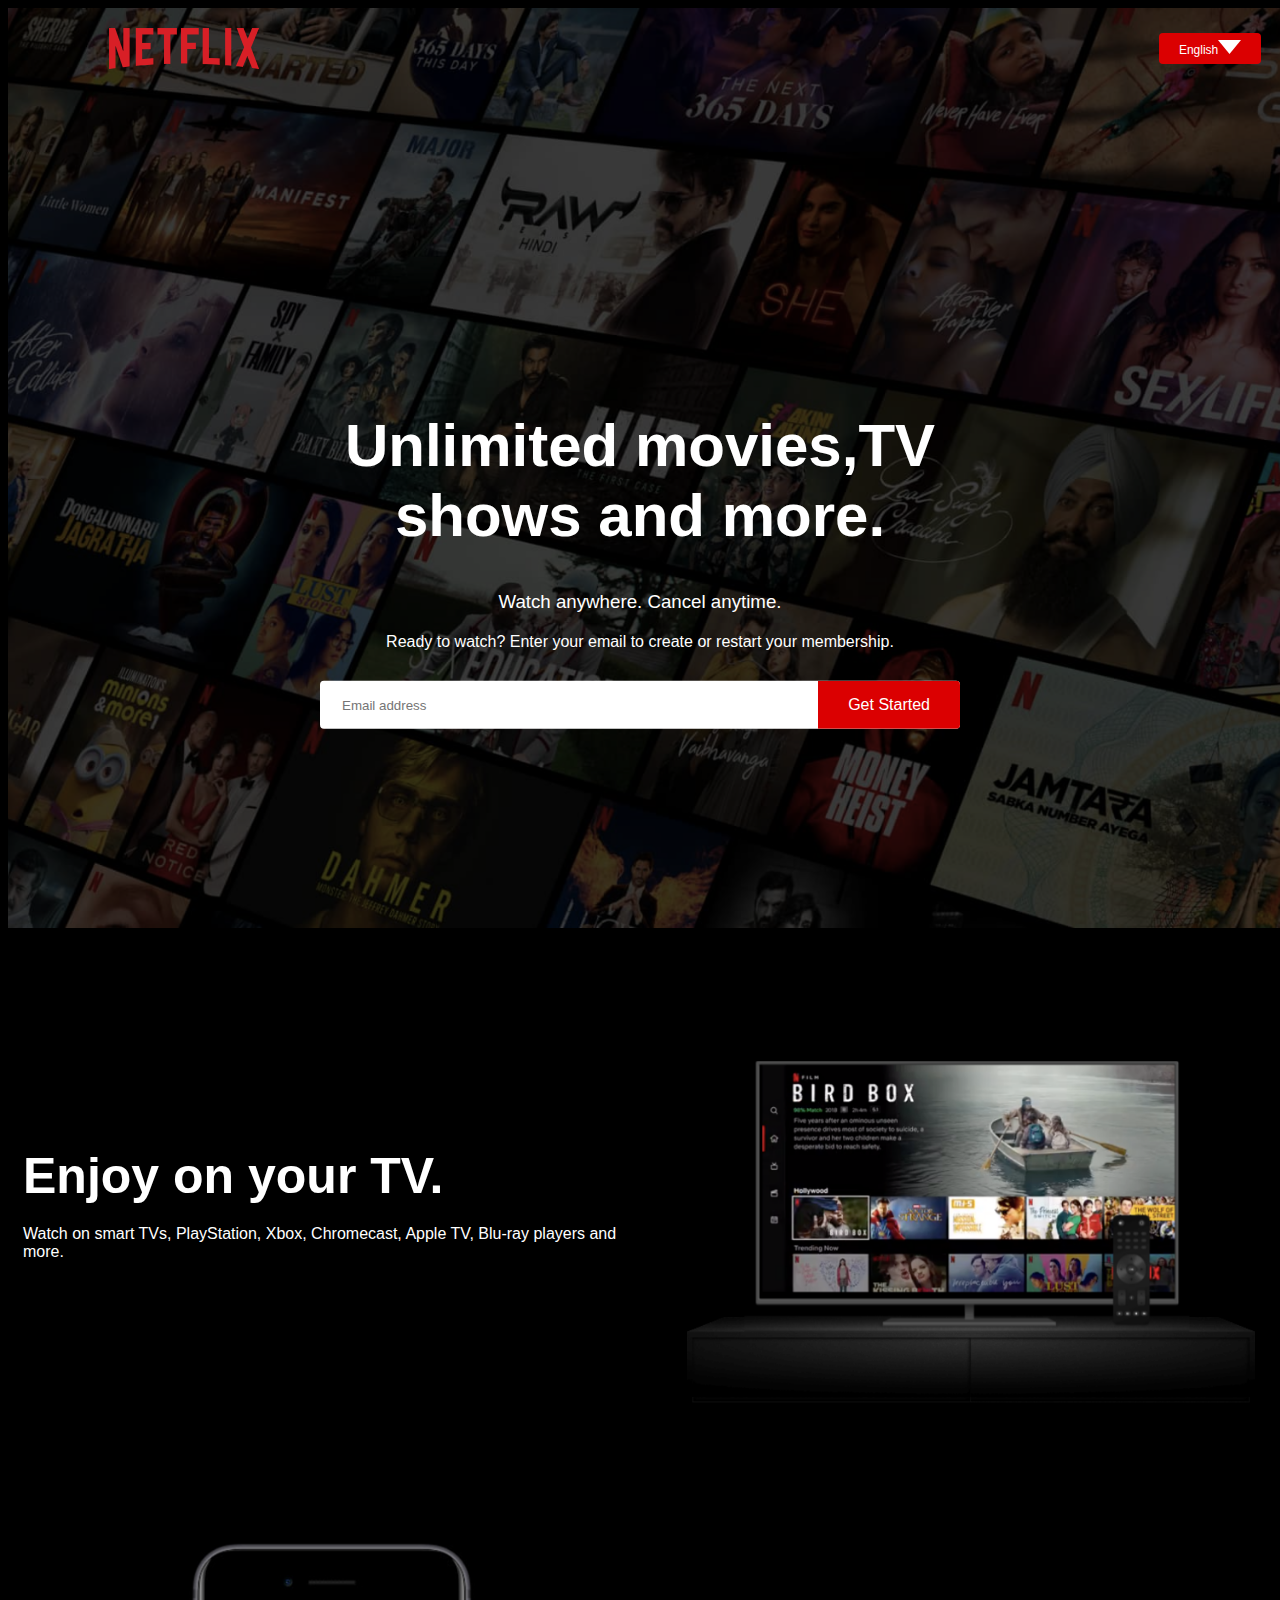
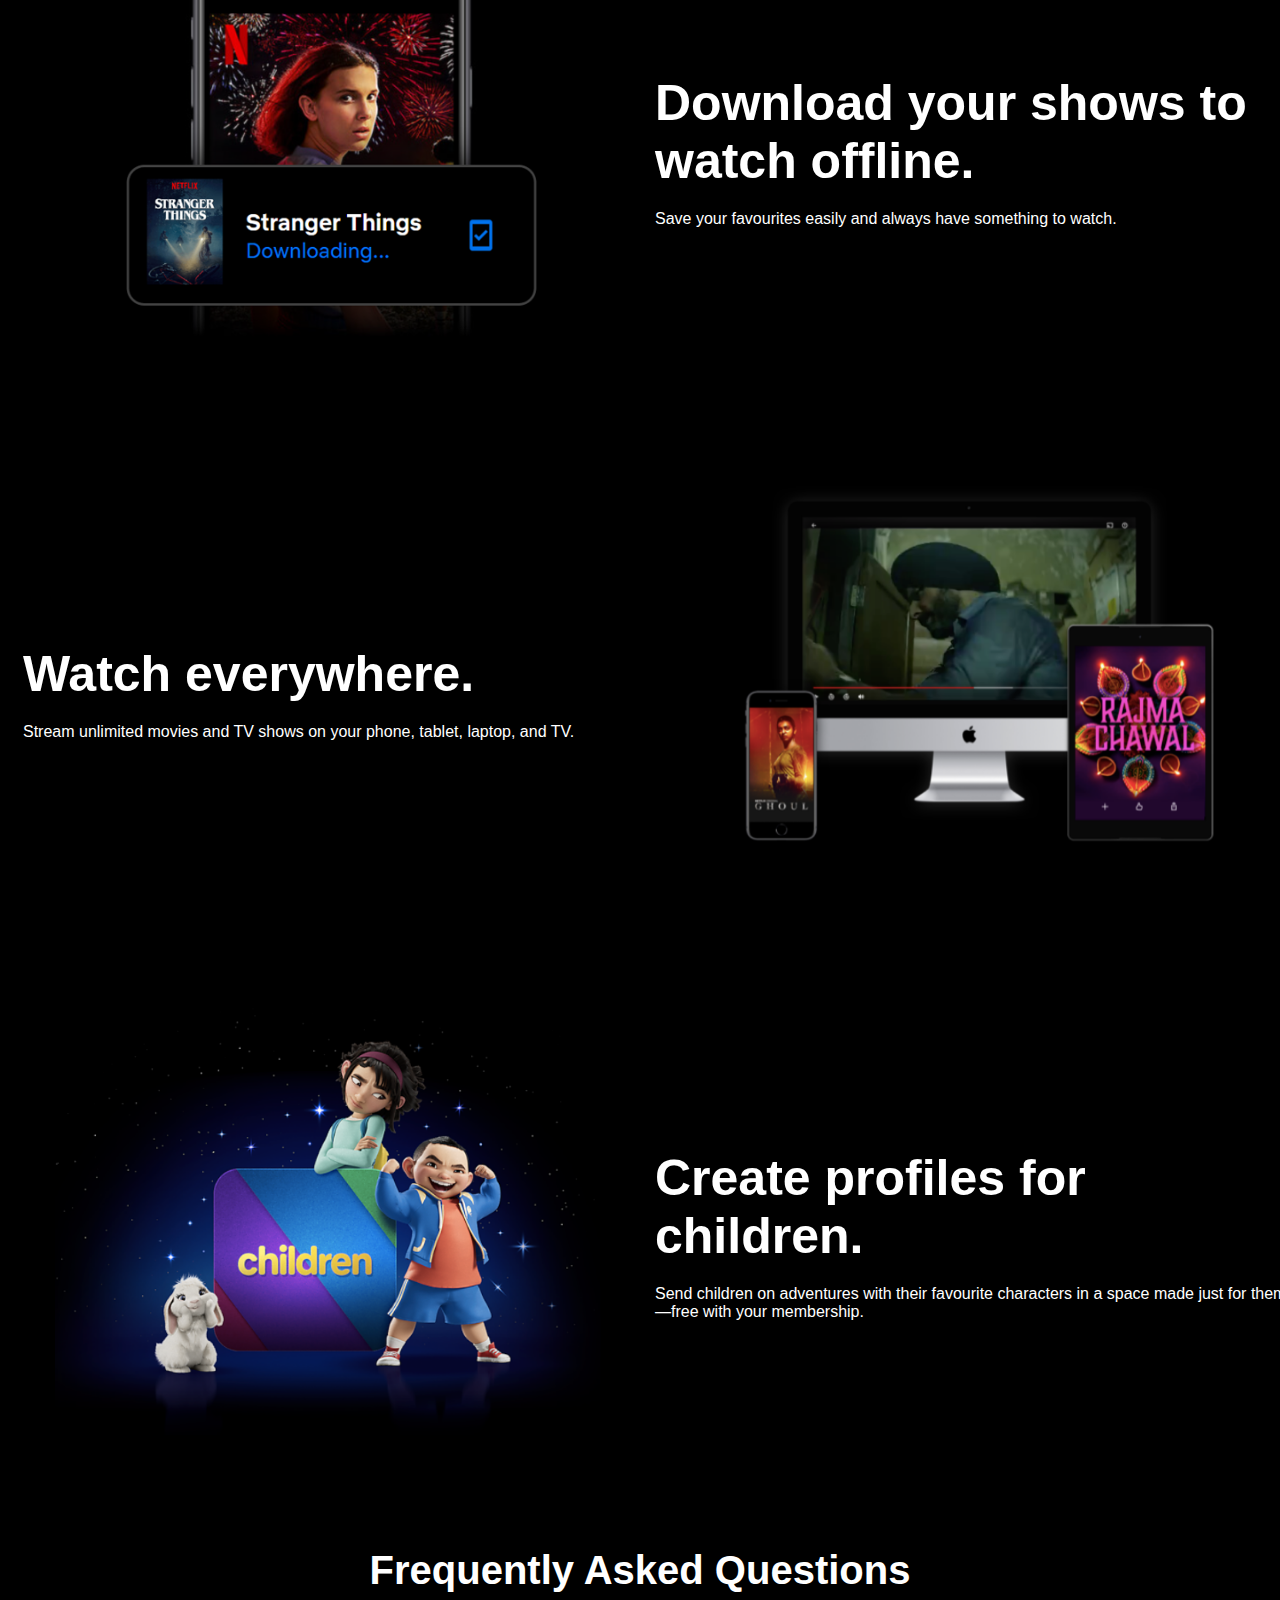
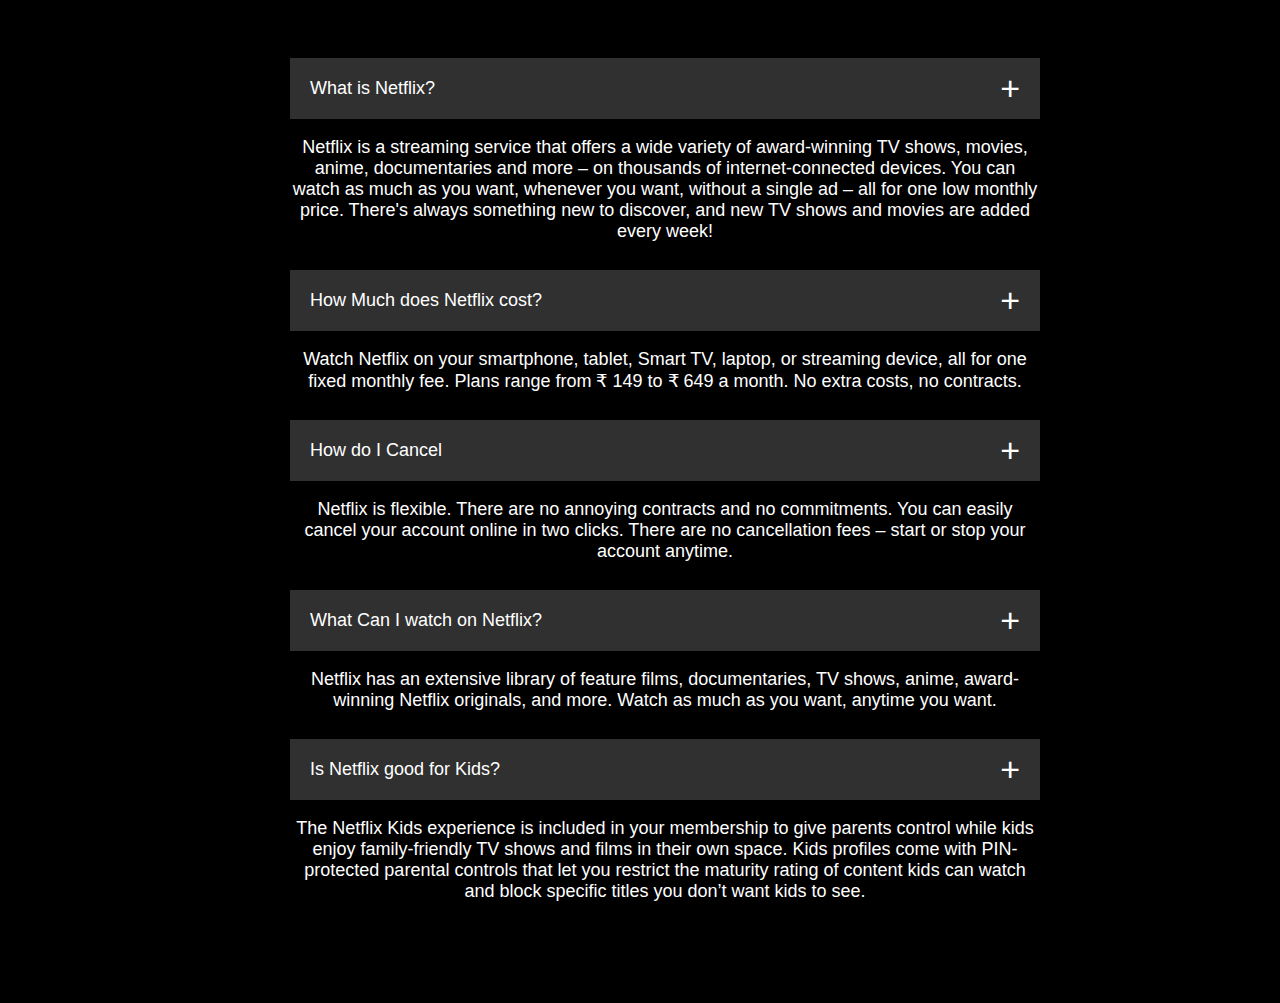
<file: clone.html>
<!DOCTYPE html>
<html lang="en">
<head>
    <meta charset="UTF-8">
    <meta http-equiv="X-UA-Compatible" content="IE=edge">
    <meta name="viewport" content="width=device-width, initial-scale=1.0">
    
    <title>Netflix Website Clone</title>
    <link rel="stylesheet" href="clone.css">
</head>
<body>
    <div class="header">
        <nav>
            <img src="images/logo.png" class="logo">
            <div>
                <button class="language-btn">English<img src="images/down-icon.png"></button>
                <button>Sign In</button>
            </div>
        </nav>
        <div class="header-content">
            <h1>Unlimited movies,TV shows and more.</h1>
            <h3>Watch anywhere. Cancel anytime.</h3>
            <p>Ready to watch? Enter your email to create or restart your membership.</p>
            <form class="email-signup">
                <input type="email" placeholder="Email address" required>
                <button type="submit">Get Started</button>
            </form>
        </div>
    </div>
   <div class="features">
    <div class="row">
        <div class="text-col">
            <h2>Enjoy on your TV.</h2>
            <p>Watch on smart TVs, PlayStation, Xbox, Chromecast, Apple TV, Blu-ray players and more.</p>
        </div>
        <div class="img-col">
            <img src="images/feature-1.png" alt="">
        </div>
    </div>
    <div class="row">
        <div class="img-col">
            <img src="images/feature-2.png" alt="">
        </div>
        <div class="text-col">
            <h2>Download your shows to watch offline.</h2>
            <p>Save your favourites easily and always have something to watch.</p>
        </div>
        
    </div>
    <div class="row">
        <div class="text-col">
            <h2>Watch everywhere.</h2>
            <p>Stream unlimited movies and TV shows on your phone, tablet, laptop, and TV.</p>
        </div>
        <div class="img-col">
            <img src="images/feature-3.png" alt="">
        </div>
    </div>
    <div class="row">
        <div class="img-col">
            <img src="images/feature-4.png" alt="">
        </div>
        <div class="text-col">
            <h2>Create profiles for children.</h2>
            <p>Send children on adventures with their favourite characters in a 
                space made just for them—free with your membership.</p>
        </div>
        
    </div>
   </div> 
   <div class="faq">
    <h2>Frequently Asked Questions</h2>
    <ul class="accordion">
        <li>
            <input type="radio" name="accordion" id="first">
            <label for="first">What is Netflix?</label>
            <div class="content">
                <p>Netflix is a streaming service that offers a wide variety of award-winning TV shows, movies, anime, documentaries and more – on thousands of internet-connected devices.

                    You can watch as much as you want, whenever you want, without a single ad – all for one low monthly price. There's always something new to discover, and new TV shows and movies are added every week!</p>
            </div>
        </li>
        <li>
            <input type="radio" name="accordion" id="second">
            <label for="second">How Much does Netflix cost?</label>
            <div class="content">
                <p>Watch Netflix on your smartphone, tablet, Smart TV, laptop, or streaming device, all for one fixed monthly fee. Plans range from ₹ 149 to ₹ 649 a month. No extra costs, no contracts.</p>
            </div>
        </li>
        <li>
            <input type="radio" name="accordion" id="third">
            <label for="third">How do I Cancel</label>
            <div class="content">
                <p>Netflix is flexible. There are no annoying contracts and no commitments. You can easily cancel your account online in two clicks. There are no cancellation fees – start or stop your account anytime.</p>
            </div>
        </li>
        
        <li>
            <input type="radio" name="accordion" id="four">
            <label for="four">What Can I watch on Netflix?</label>
            <div class="content">
                <p>Netflix has an extensive library of feature films, documentaries, TV shows, anime, award-winning Netflix originals, and more. Watch as much as you want, anytime you want.</p>
            </div>
        </li>
        <li>
            <input type="radio" name="accordion" id="five">
            <label for="five">Is Netflix good for Kids?</label>
            <div class="content">
                <p>The Netflix Kids experience is included in your membership to give parents control while kids enjoy family-friendly TV shows and films in their own space.

                    Kids profiles come with PIN-protected parental controls that let you restrict the maturity rating of content kids can watch and block specific titles you don’t want kids to see.</p>
            </div>
        </li>
    </ul>
   </div>
</body>
</html>
</file>
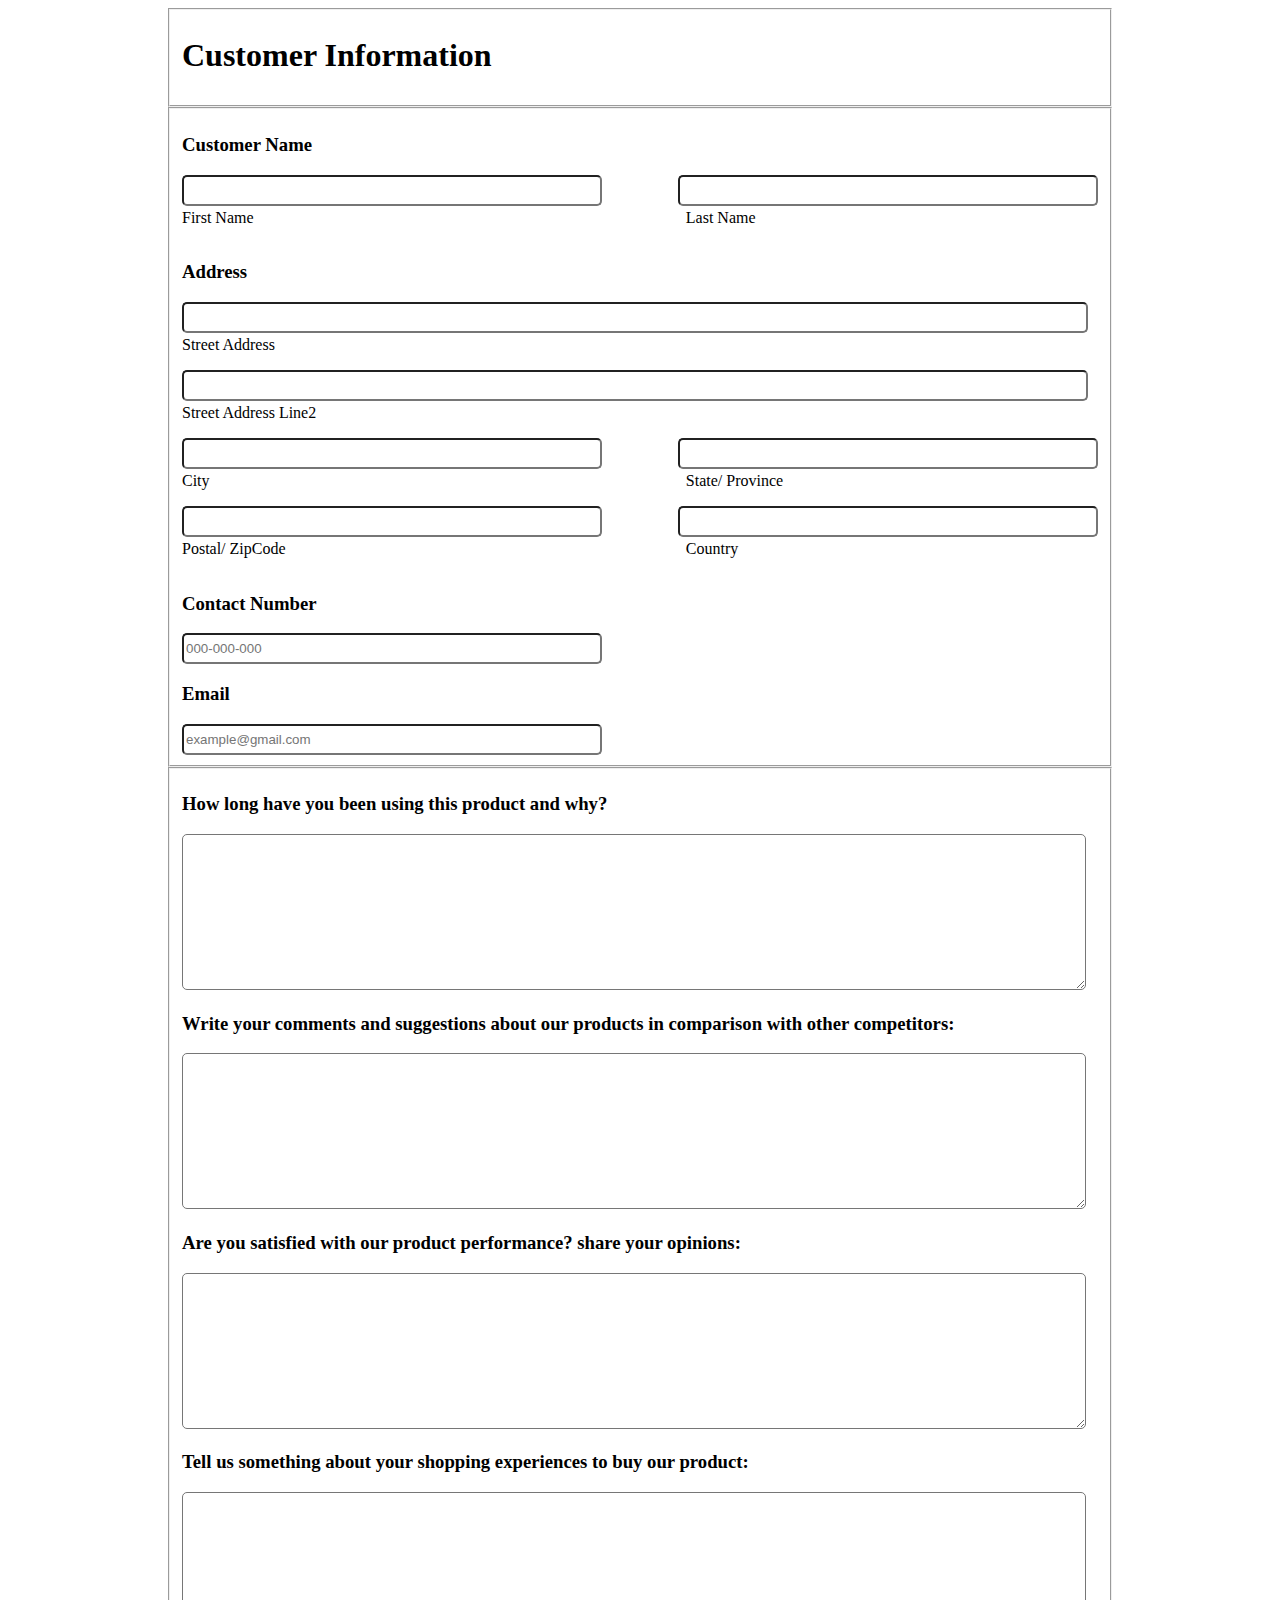
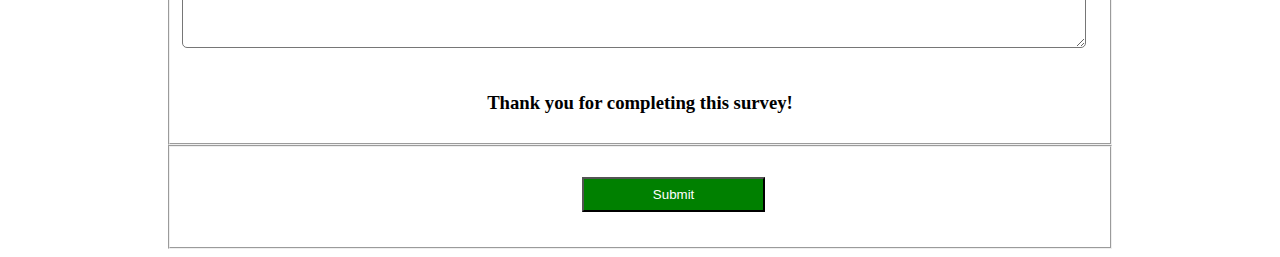
<file: Survey .html>
<!DOCTYPE html>
<html lang="en">
    <head>
        <meta charset="UTF-8">
        <meta  name = "viewport" content="width=device-width, initial-scale=1">
        <link href="style.css" rel="stylesheet">
        <title>Survey Form</title>
    </head>
    <body>
        
        
        <form id="survey-form">
            <fieldset>
                <h1>Customer Information</h1>
            </fieldset>
            <fieldset>
                <h3>Customer Name</h3>
                <input name="firstname" id="firstname" class="left" type="text">
                <input name="firstname" id="firstname" class="right" type="text">
                <br>
                
                <p class="left descriptor">First Name</p>
                <p class="right descriptor">Last Name</p>
                <br>
                <h3 class="left">Address</h3>
                
                <input type="text" name="address" class="lg">
                <p class="descriptor">Street Address</p>
                <input type="text" name="address2" class="lg">
                <p class="descriptor">Street Address Line2</p>
                <input name="city" id="city" class="left" type="text">
                <input name="state/province" id="state/province" class="right" type="text"></input>
                <br>
                
                <p class="left descriptor">City</p>
                <p class="right descriptor">State/ Province</p>
                
                <input name="Postal" id="postal" class="left" type="text"></input>
                <input name="country" id="country" class="right" type="text"></input>
                <br>
                
                <p class="left descriptor">Postal/ ZipCode</p>
                <p class="right descriptor">Country</p>
                <br>
                
                
                <h3 class="left sub">Contact Number</h3>
                
                <br>
                <input type="text" name="address" class="left" placeholder="000-000-000">
                <br>
                <h3 class="left sub">Email</h3>
                
                
                <input type="text" name="address" class="left" placeholder="example@gmail.com">
                <br>
            </fieldset>
            <fieldset>
                <h3>How long have you been using this product and why?</h3>
                <textarea id="product" rows="10"></textarea>
                <h3>Write your comments and suggestions about our products in comparison with other competitors:</h3>
                <textarea id="comments" rows="10"></textarea>
                <h3>Are you satisfied with our product performance? share your opinions:</h3>
                <textarea id="opinions" rows="10"></textarea>
                <h3>Tell us something about your shopping experiences to buy our product:</h3>
                <textarea id="shopping" rows="10"></textarea>
                <h3 style="text-align:center;margin-top:40px">Thank you for completing this survey!</h3>
            </fieldset>
            <fieldset>
                <button type="submit">Submit</button>
            </fieldset>

        </form>
    </div>
    </body>
</html>
</file>
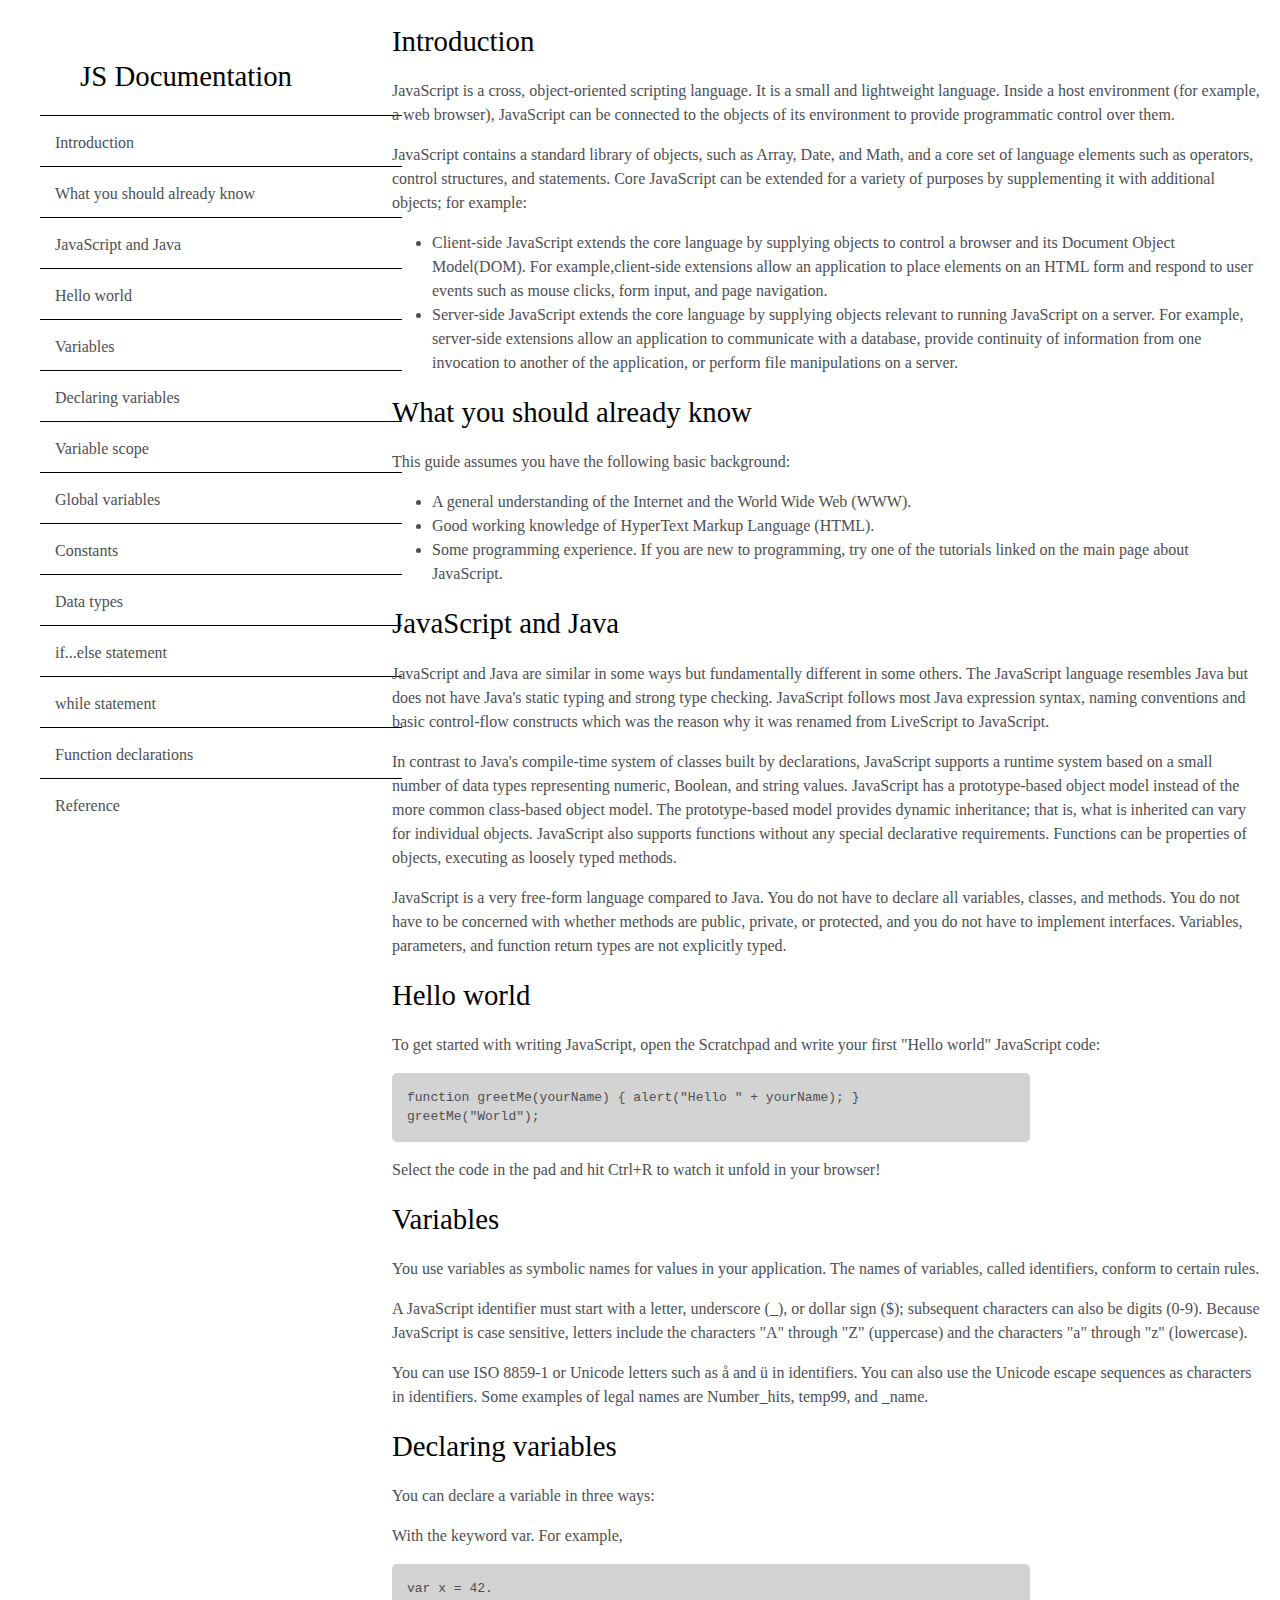
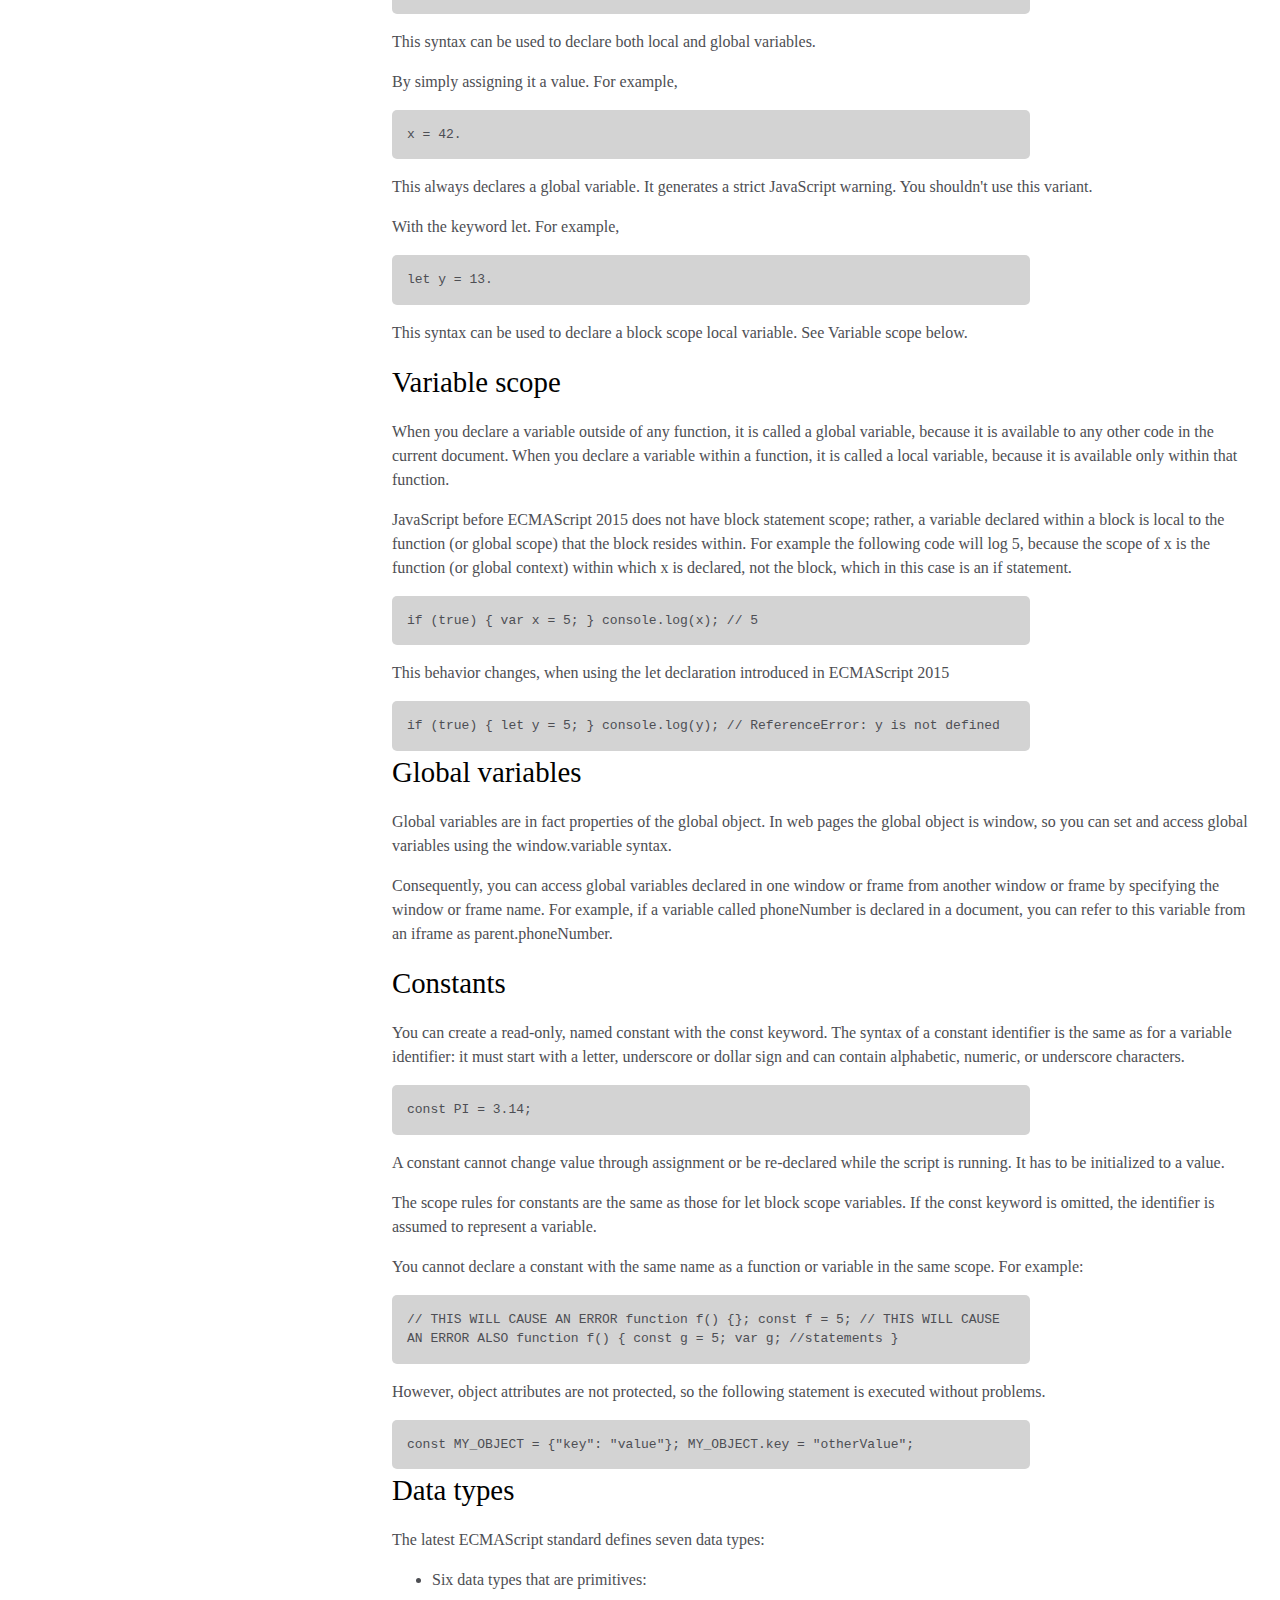
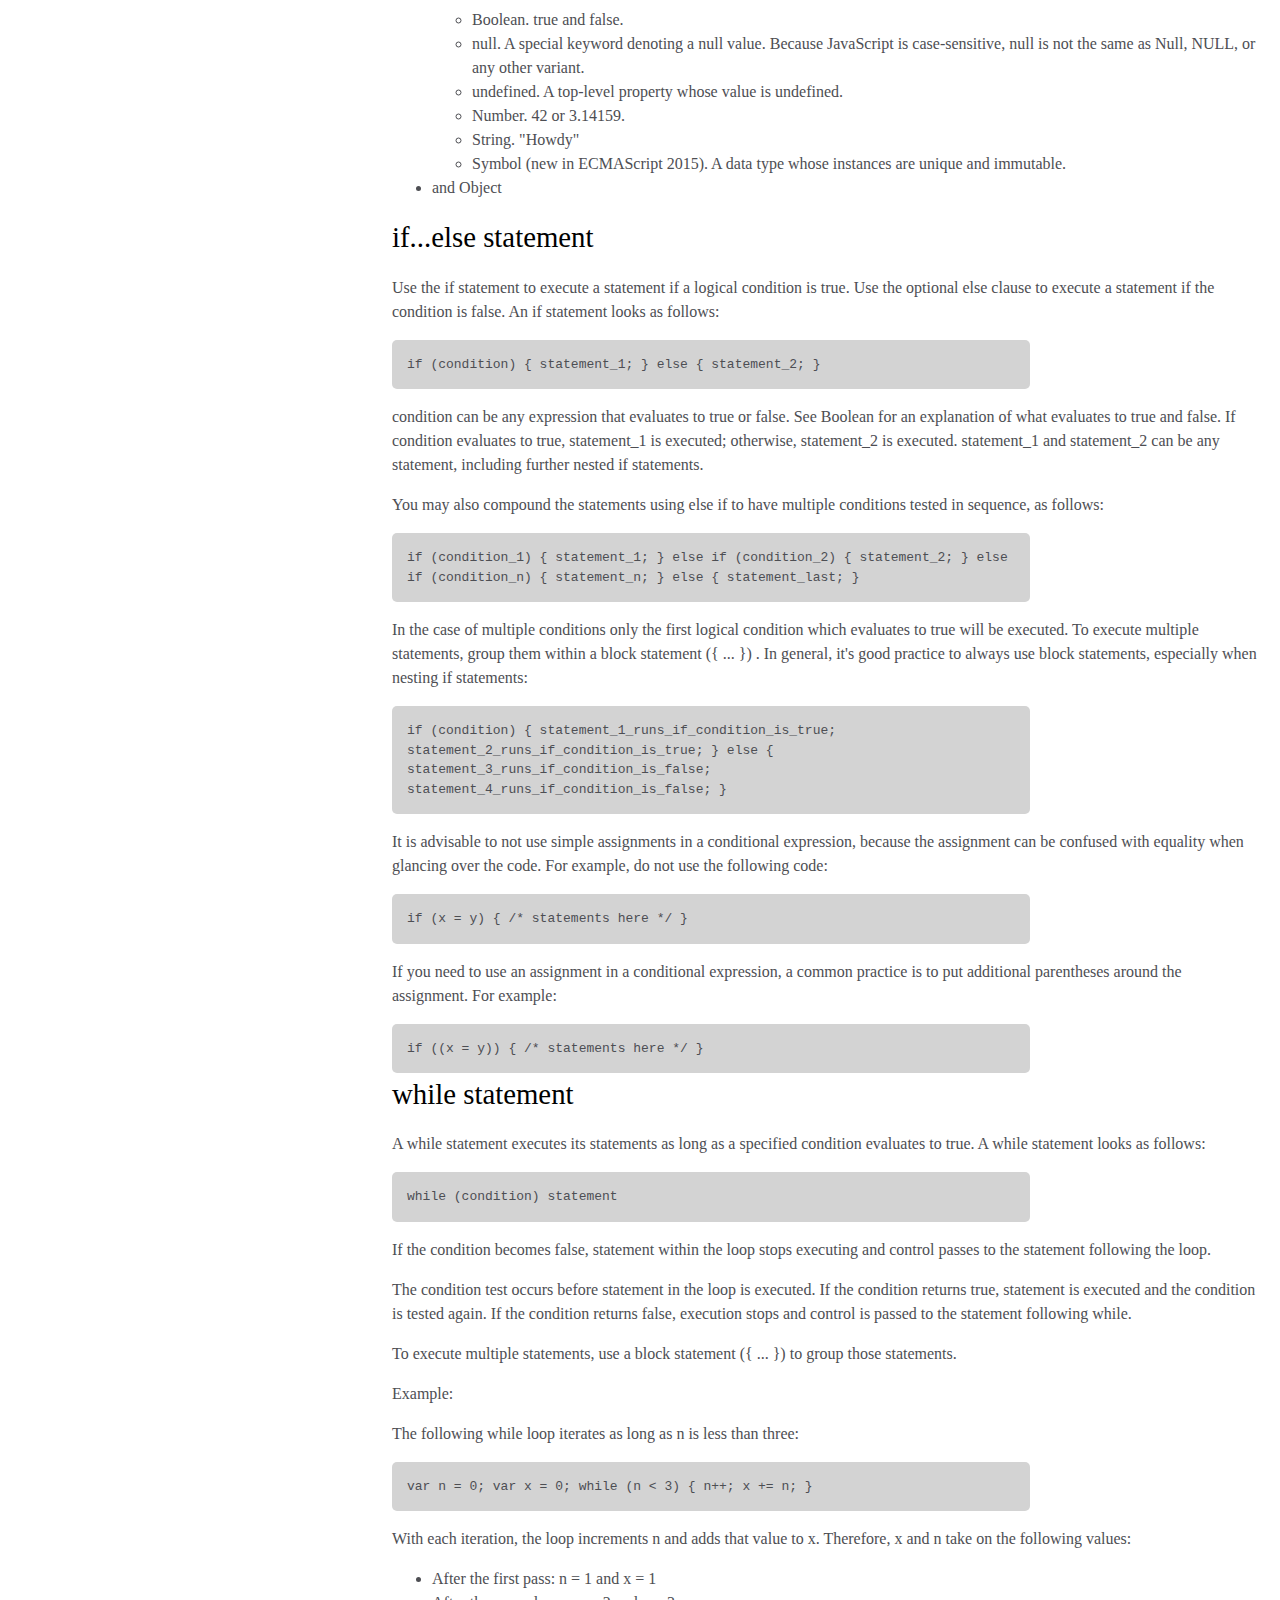
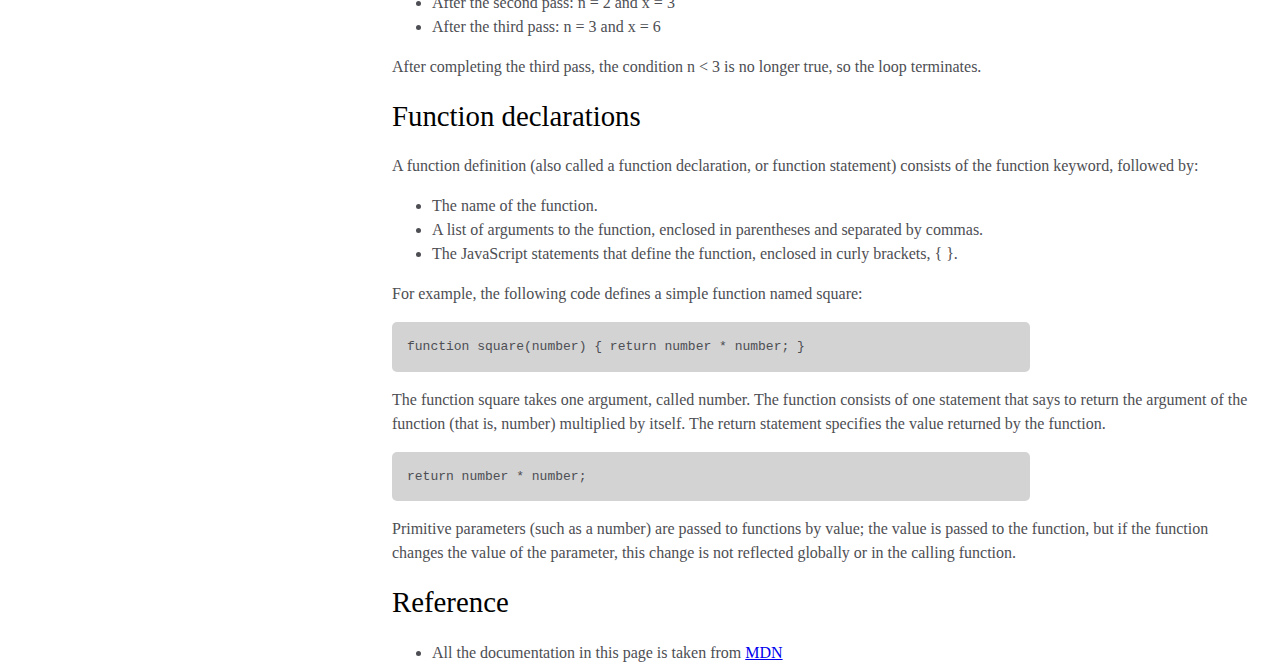
<file: technical_documentpage.html>
<!DOCTYPE html>
<html>
    <head>
        <title>Technical Document Page</title>
        <link rel="stylesheet" href="technical.css"/>
    </head>
    <body>
        <nav id="navbar">
            <header>JS Documentation</header>
            <ul id="ul-navbar">
        <li ><a href="#Introduction" class="nav-link">Introduction</a></li>
        <li ><a href="#What_you_should_already_know" class="nav-link">What you should already know</a></li>
        <li ><a href="#JavaScript_and_Java" class="nav-link">JavaScript and Java</a></li>
        <li ><a href="#Hello_world" class="nav-link">Hello world</a></li>
        <li ><a href="#variables" class="nav-link">Variables</a></li>
        <li ><a href="#declaring_variables" class="nav-link">Declaring variables</a></li>
        <li ><a href="#variable_scope" class="nav-link">Variable scope</a></li>
        <li ><a href="#global_variables" class="nav-link">Global variables</a></li>
        <li ><a href="#constants" class="nav-link">Constants</a></li>
        <li ><a href="#data_types" class="nav-link">Data types</a></li>
        <li ><a href="#if_else" class="nav-link">if...else statement</a></li>
        <li ><a href="#while_statement" class="nav-link">while statement</a></li>
        <li ><a href="#function_declarations" class="nav-link">Function declarations</a></li>
        <li ><a href="#reference" class="nav-link">Reference</a></li>

            </ul>
        </nav>
        <main id="main-doc">
            <section class="main-section" id="Introduction">
                <header>Introduction</header>
                <p>JavaScript is a cross, object-oriented scripting language. It is a small and lightweight language.
                    Inside a host environment (for example, a web browser), JavaScript can be connected to the objects of its
                    environment to provide programmatic control over them.</p>
                    <p>
                                JavaScript contains a standard library of objects, such as Array, Date, and Math, and a core set of language
                    elements such as operators, control structures, and statements. Core JavaScript can be extended for a variety of
                    purposes by supplementing it with additional objects; for example:</p>
                        <ul>
                            <li>Client-side JavaScript extends the core language by supplying objects to control a browser and its Document
                                Object Model(DOM). For example,client-side extensions allow an application to place elements on an HTML form and respond to user events such as mouse clicks, form input, and page navigation.</li>
                            <li>Server-side JavaScript extends the core language by supplying objects relevant to running JavaScript on a
                                server. For example, server-side extensions allow an application to communicate with a
                                database, provide continuity of information from one invocation to another of the application, or perform file
                                manipulations on a server.</li>
                        </ul>
            </section>
            <section class="main-section" id="What_you _should_already_know">
                <header>What you should already know</header>
                <p>This guide assumes you have the following basic background:</p>
        <ul>
          <li>A general understanding of the Internet and the World Wide Web (WWW).</li>
          <li>Good working knowledge of HyperText Markup Language (HTML).</li>
          <li>Some programming experience. If you are new to programming, try one of the tutorials linked on the main
            page about JavaScript.</li>
        </ul>
            </section>
            <section class="main-section" id="JavaScript_and_Java">
                <header>JavaScript and Java</header>
                <p>JavaScript and Java are similar in some ways but fundamentally different in some others. The JavaScript
                    language resembles Java but does not have Java's static typing and strong type checking. JavaScript follows
                    most Java expression syntax, naming conventions and basic control-flow constructs which was the reason why it
                    was renamed from LiveScript to JavaScript.</p>
                  <p>In contrast to Java's compile-time system of classes built by declarations, JavaScript supports a runtime
                    system based on a small number of data types representing numeric, Boolean, and string values. JavaScript has
                    a prototype-based object model instead of the more common class-based object model. The prototype-based model
                    provides dynamic inheritance; that is, what is inherited can vary for individual objects. JavaScript also
                    supports functions without any special declarative requirements. Functions can be properties of objects,
                    executing as loosely typed methods.</p>
                  <p>JavaScript is a very free-form language compared to Java. You do not have to declare all variables, classes,
                    and methods. You do not have to be concerned with whether methods are public, private, or protected, and you
                    do not have to implement interfaces. Variables, parameters, and function return types are not explicitly
                    typed.</p>
            </section>
            <section class="main-section" id="Hello_world">
                <header>Hello world</header>
                <p>To get started with writing JavaScript, open the Scratchpad and write your first "Hello world" JavaScript
                    code:</p>
                  <code>function greetMe(yourName) { alert("Hello " + yourName); }<br>
                    greetMe("World");</code>
                  <p>Select the code in the pad and hit Ctrl+R to watch it unfold in your browser!</p>
            </section>
            <section class="main-section" id="variables">
                <header>Variables</header>
                <p>You use variables as symbolic names for values in your application. The names of variables, called
                    identifiers, conform to certain rules.</p>
                  <p>A JavaScript identifier must start with a letter, underscore (_), or dollar sign ($); subsequent characters
                    can also be digits (0-9). Because JavaScript is case sensitive, letters include the characters "A" through "Z"
                    (uppercase) and the characters "a" through "z" (lowercase).</p>
                  <p>You can use ISO 8859-1 or Unicode letters such as å and ü in identifiers. You can also use the Unicode escape
                    sequences as characters in identifiers. Some examples of legal names are Number_hits, temp99, and _name.</p>
            </section>
            <section class="main-section" id="declaring_variables">
            <header>Declaring variables</header>
            <p>You can declare a variable in three ways:</p>
            <p>With the keyword var. For example,</p>
            <code>var x = 42.</code>
            <p>This syntax can be used to declare both local and global variables.</p>
            <p>By simply assigning it a value. For example,</p>
            <code>x = 42.</code>
            <p>This always declares a global variable. It generates a strict JavaScript warning. You shouldn't use this
            variant.</p>
            <p>With the keyword let. For example,</p>
            <code>let y = 13.</code>
            <p>This syntax can be used to declare a block scope local variable. See Variable scope below.</p>
            </section>
            <section class="main-section" id="variable_scope">
            <header>Variable scope</header>
            <p>When you declare a variable outside of any function, it is called a global variable, because it is available
                to any other code in the current document. When you declare a variable within a function, it is called a local
                variable, because it is available only within that function.</p>
              <p>JavaScript before ECMAScript 2015 does not have block statement scope; rather, a variable declared within a
                block is local to the function (or global scope) that the block resides within. For example the following code
                will log 5, because the scope of x is the function (or global context) within which x is declared, not the
                block, which in this case is an if statement.</p>
              <code>if (true) { var x = 5; } console.log(x); // 5</code>
              <p>This behavior changes, when using the let declaration introduced in ECMAScript 2015</p>
              <code>if (true) { let y = 5; } console.log(y); // ReferenceError: y is not
                defined</code>
            </section>
            <section class="main-section" id="global_variables">
            <header>Global variables</header>
            <p>Global variables are in fact properties of the global object. In web pages the global object is window, so
                you can set and access global variables using the window.variable syntax.</p>
              <p>Consequently, you can access global variables declared in one window or frame from another window or frame by
                specifying the window or frame name. For example, if a variable called phoneNumber is declared in a document,
                you can refer to this variable from an iframe as parent.phoneNumber.</p>
            </section>
            <section class="main-section" id="constants">
                <header>Constants</header>
                <p>You can create a read-only, named constant with the const keyword. The syntax of a constant identifier is the
                    same as for a variable identifier: it must start with a letter, underscore or dollar sign and can contain
                    alphabetic, numeric, or underscore characters.</p>
                  <code>const PI = 3.14;</code>
                  <p>A constant cannot change value through assignment or be re-declared while the script is running. It has to be
                    initialized to a value.</p>
                  <p>The scope rules for constants are the same as those for let block scope variables. If the const keyword is
                    omitted, the identifier is assumed to represent a variable.</p>
                  <p>You cannot declare a constant with the same name as a function or variable in the same scope. For example:
                  </p>
                  <code>// THIS WILL CAUSE AN ERROR function f() {}; const f = 5; // THIS WILL
                    CAUSE AN ERROR ALSO function f() { const g = 5; var g; //statements
                    }</code>
                  <p>However, object attributes are not protected, so the following statement is executed without problems.</p>
                  <code>const MY_OBJECT = {"key": "value"}; MY_OBJECT.key = "otherValue";</code>
            </section>
            <section class="main-section" id="data_types">
                <header>Data types</header>
                <p>The latest ECMAScript standard defines seven data types:</p>
        <ul>
          <li>
            <p>Six data types that are primitives:</p>
            <ul>
              <li>Boolean. true and false.</li>
              <li>null. A special keyword denoting a null value. Because JavaScript is case-sensitive, null is not the
                same as Null, NULL, or any other variant.</li>
              <li>undefined. A top-level property whose value is undefined.</li>
              <li>Number. 42 or 3.14159.</li>
              <li>String. "Howdy"</li>
              <li>Symbol (new in ECMAScript 2015). A data type whose instances are unique and immutable.</li>
            </ul>
          <li>and Object</li>
          </li>
        </ul>
            </section>
            <section class="main-section" id="if_else">
                <header>if...else statement</header>
                <p>Use the if statement to execute a statement if a logical condition is true. Use the optional else clause to
                    execute a statement if the condition is false. An if statement looks as follows:</p>
                  <code>if (condition) { statement_1; } else { statement_2; }</code>
                  <p>condition can be any expression that evaluates to true or false. See Boolean for an explanation of what
                    evaluates to true and false. If condition evaluates to true, statement_1 is executed; otherwise, statement_2
                    is executed. statement_1 and statement_2 can be any statement, including further nested if statements.</p>
                  <p>You may also compound the statements using else if to have multiple conditions tested in sequence, as
                    follows:</p>
                  <code>if (condition_1) { statement_1; } else if (condition_2) { statement_2;
                    } else if (condition_n) { statement_n; } else { statement_last; }</code>
                  <p>In the case of multiple conditions only the first logical condition which evaluates to true will be executed.
                    To execute multiple statements, group them within a block statement ({ ... }) . In general, it's good practice
                    to always use block statements, especially when nesting if statements:</p>
                  <code>if (condition) { statement_1_runs_if_condition_is_true;
                    statement_2_runs_if_condition_is_true; } else {
                    statement_3_runs_if_condition_is_false;
                    statement_4_runs_if_condition_is_false; }</code>
                  <p>It is advisable to not use simple assignments in a conditional expression, because the assignment can be
                    confused with equality when glancing over the code. For example, do not use the following code:</p>
                  <code>if (x = y) { /* statements here */ }</code>
                  <p>If you need to use an assignment in a conditional expression, a common practice is to put additional
                    parentheses around the assignment. For example:</p>
                  <code>if ((x = y)) { /* statements here */ }</code>
            </section>
            <section class="main-section" id="while_statement">
                <header>while statement</header>
                <p>A while statement executes its statements as long as a specified condition evaluates to true. A while
                    statement looks as follows:</p>
                  <code>while (condition) statement</code>
                  <p>If the condition becomes false, statement within the loop stops executing and control passes to the statement
                    following the loop.</p>
                  <p>The condition test occurs before statement in the loop is executed. If the condition returns true, statement
                    is executed and the condition is tested again. If the condition returns false, execution stops and control is
                    passed to the statement following while.</p>
                  <p>To execute multiple statements, use a block statement ({ ... }) to group those statements.</p>
                  <p>Example:</p>
                  <p>The following while loop iterates as long as n is less than three:</p>
                  <code>var n = 0; var x = 0; while (n &lt; 3) { n++; x += n; }</code>
                  <p>With each iteration, the loop increments n and adds that value to x. Therefore, x and n take on the following
                    values:</p>
                  <ul>
                    <li>After the first pass: n = 1 and x = 1</li>
                    <li>After the second pass: n = 2 and x = 3</li>
                    <li>After the third pass: n = 3 and x = 6</li>
                  </ul>
                  <p>After completing the third pass, the condition n &lt; 3 is no longer true, so the loop terminates.</p>
            </section>
            <section class="main-section" id="function_declarations">
                <header>Function declarations</header>
                <p>A function definition (also called a function declaration, or function statement) consists of the function
                    keyword, followed by:</p>
                  <ul>
                    <li>The name of the function.</li>
                    <li>A list of arguments to the function, enclosed in parentheses and separated by commas.</li>
                    <li>The JavaScript statements that define the function, enclosed in curly brackets, { }.</li>
                  </ul>
                  <p>For example, the following code defines a simple function named square:</p>
                  <code>function square(number) { return number * number; }</code>
                  <p>The function square takes one argument, called number. The function consists of one statement that says to
                    return the argument of the function (that is, number) multiplied by itself. The return statement specifies the
                    value returned by the function.</p>
                  <code>return number * number;</code>
                  <p>Primitive parameters (such as a number) are passed to functions by value; the value is passed to the
                    function, but if the function changes the value of the parameter, this change is not reflected globally or in
                    the calling function.</p>
            </section>
            <section class="main-section" id="reference">
                <header>Reference</header>
                <ul>
                    <li>All the documentation in this page is taken from <a
                        href="https://developer.mozilla.org/en-US/docs/Web/JavaScript/Guide">MDN</a></li>
                  </ul>
            </section>

        </main>

    </body>
</html>
</file>
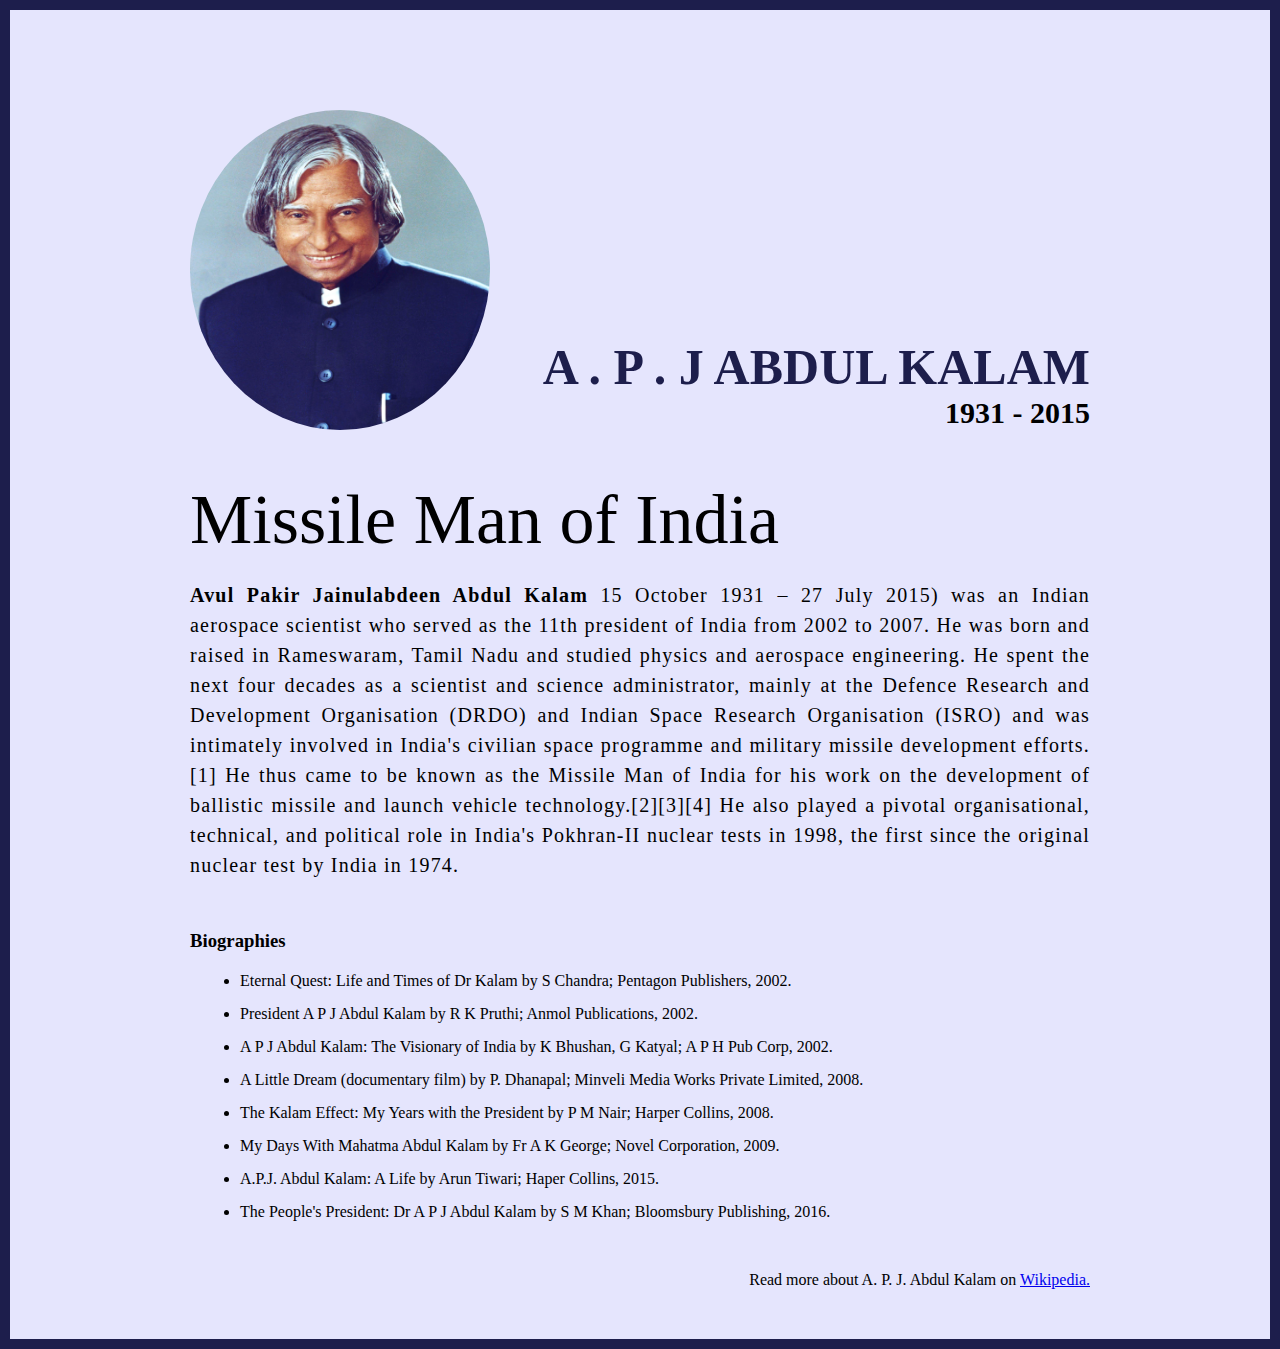
<file: tribute_page.html>
<!DOCTYPE html>
<html lang="en">
  <head>
    <meta charset="UTF-8" />

    <meta http-equiv="X-UA-Compatible" content="IE=edge" />

    <meta name="viewport" content="width=device-width, initial-scale=1.0" />
    <title>The Tribute Website | A.P. J Abdul Kalam</title>
    <link rel="stylesheet" href="tribute.css" />
  </head>
  <body>
    <div class="container">
      <div class="content">
        <section class="top_section">
          <div class="image_container">
            <img src="./apj.jpg" alt="tribute" />
          </div>
          <div>
            <h1>A . P . J Abdul Kalam</h1>
            <h4>1931 - 2015</h4>
          </div>
        </section>
        <section class="about_section">
          <h2>Missile Man of India</h2>
          <p>
            <b>Avul Pakir Jainulabdeen Abdul Kalam</b> 15 October 1931 – 27 July
            2015) was an Indian aerospace scientist who served as the 11th
            president of India from 2002 to 2007. He was born and raised in
            Rameswaram, Tamil Nadu and studied physics and aerospace
            engineering. He spent the next four decades as a scientist and
            science administrator, mainly at the Defence Research and
            Development Organisation (DRDO) and Indian Space Research
            Organisation (ISRO) and was intimately involved in India's civilian
            space programme and military missile development efforts.[1] He thus
            came to be known as the Missile Man of India for his work on the
            development of ballistic missile and launch vehicle
            technology.[2][3][4] He also played a pivotal organisational,
            technical, and political role in India's Pokhran-II nuclear tests in
            1998, the first since the original nuclear test by India in 1974.
          </p>
        </section>
        <section class="biography_section">
          <h3>Biographies</h3>
          <ul>
            <li>
              Eternal Quest: Life and Times of Dr Kalam by S Chandra; Pentagon
              Publishers, 2002.
            </li>
            <li>
              President A P J Abdul Kalam by R K Pruthi; Anmol Publications,
              2002.
            </li>
            <li>
              A P J Abdul Kalam: The Visionary of India by K Bhushan, G Katyal;
              A P H Pub Corp, 2002.
            </li>
            <li>
              A Little Dream (documentary film) by P. Dhanapal; Minveli Media
              Works Private Limited, 2008.
            </li>
            <li>
              The Kalam Effect: My Years with the President by P M Nair; Harper
              Collins, 2008.
            </li>
            <li>
              My Days With Mahatma Abdul Kalam by Fr A K George; Novel
              Corporation, 2009.
            </li>
            <li>
              A.P.J. Abdul Kalam: A Life by Arun Tiwari; Haper Collins, 2015.
            </li>
            <li>
              The People's President: Dr A P J Abdul Kalam by S M Khan;
              Bloomsbury Publishing, 2016.
            </li>
          </ul>
        </section>
        <footer>
          <p>
            Read more about A. P. J. Abdul Kalam on
            <a href="https://en.wikipedia.org/wiki/A._P._J._Abdul_Kalam"
              >Wikipedia.</a
            >
          </p>
        </footer>
      </div>
    </div>
  </body>
</html>
</file>
<file: clone.css>
html {
    font-family: "Poppins", sans-serif;
    margin:0;
    padding:0;
    box-sizing: border-box;
  }
  body{
    background:#000;
    color:#fff;
  }
  .header{
    width:100%;
    height:100vh;
    background-image: linear-gradient(rgba(0,0,0,0.7),rgba(0,0,0,0.7)),url(images/header-image.png);
    background-size: cover;
    background-position: center;
    padding: 10px 8%;
    /* position:relative; */
  }
  nav{
    display:flex;
    align-items: center;
    justify-content: space-between;
    padding:10px 0px;
  }
  .logo{
    width:150px;
    cursor: pointer;
  }
  nav button{
    border: 0;
    outline:0;
    background:#db0001;
    color:#fff;
    padding:7px 20px;
    font-size:12px;
    border-radius: 4px;
    margin-left:10px;
    margin-right: 10px;
    cursor: pointer;
  }
  .header-content{
    position:absolute;
    top:50%;
    left:50%;
    transform: translate(-50%,-50%);
    text-align: center;
    margin-top:100px;
  }
  .header-content h1{
    font-size: 60px;
    line-height: 70px;
    font-weight: 600;
    max-width:650px;
  }
  .header-content h3{
    font-weight:400;
    margin-bottom: 20px;
  }
  .email-signup{
    background:#fff;
    border-radius:4px;
    display:flex;
    align-items:center;
    margin-top:30px;
    overflow:hidden;

  }
  .email-signup input{
    flex:1;
    border:0;
    outline:0;
    margin-left:20px;
  }
  .email-signup button{
    background: #db0001;
    border:0;
    outline:0;
    color:#fff;
    font-size:16px;
    cursor: pointer;
    padding:15px 30px;
  }
  .feaatures{
    padding:50px 12%;
    font-size:22px;
  }
  .row{
    display:flex;
    width:100%;
    align-items:center;
    flex-wrap:wrap;
    padding: 50px 15px;
  }
  .text-col{
    flex-basis:50%;
    margin-bottom: 20px;
  }
  .img-col{
    flex-basis:50%;
    margin-bottom: 20px;
  }
  .img-col img{
    display:block;
    width:90%;
    margin:auto;
  }
  .features h2{
    font-size:50px;
    font-weight: 600;
    margin-bottom: 20px;
  }
  .faq{
    padding:10px 12%;
    text-align: center;
    font-size:18px;
  }
  .faq h2{
    font-weight: 500px;
    font-size:40px;
  }
  .accordion{
    margin:60px auto;
    width:100%;
    max-width:750px;
  }
  .accordion li{
    list-style:none;
    width:100%;
    padding:5px;
  }
  .accordion li label{
    display:flex;
    align-items:center;
    padding:20px;
    font-size:18px;
    font-weight: 500;
    background:#303030;
    margin-bottom: 2px;
    cursor: pointer;
    position:relative;
  }
  label::after{
    content:'+';
    font-size: 34px;
    position:absolute;
    right:20px;
  }
  input[type="radio"]{
    display: none;
  }
</file>
<file: style.css>
form{
    width:75%;
    margin:auto;
}
.left{
    float:left;
    width:45%;
    
}
input[type="text"],select{
    height:25px;
   
    border-radius: 5px ;


}
.right{
    float:right;
    width:45%;
    

}
.sub-label {
    padding:11px;
    position:relative;
    margin-top: 20px;
}
.descriptor{
    
    margin-top: 1px;
    padding-top: 2px;
}
.lg{
    width:98%;
    margin:auto;
}

.sub{
    width:75%
}
textarea{
    width:98%;
    border-radius: 5px ;
}
button{
    width:20%;
    height:35px;
    
    margin:25px 400px;
    background-color: green;
    color:white;
}
</file>
<file: technical.css>
body{
    display:flex;
    flex-direction: row;
    font-family: Open sans-serif;
    color:#4d4e53;
    line-height: 1.5;
    background-color: white;
    margin:0;
    padding: 0;
}
#main-doc{
    height:100vh;
    width:70%;
    margin: 20px;
}
#navbar{
    height:100vh;
    width:30%;
    display: flex;
    flex-direction: column;
    justify-content: center;
}
.nav-link{
    
    text-decoration: none;
    font-family: Open sans-serif;
    color:#4d4e53;
    line-height: 1.5;
    text-align: center;
    
    
}
#ul-navbar{
    list-style-type: none;
}
#ul-navbar li{
    border-top: 1px solid black;
    width:100%;
    height:20px;
    padding:15px;
}
header{
    color:black;
    font-size:1.8em;
    font-weight:thin;
}
nav header{
    text-align:center;
}
code{
    background-color: lightgray;
    display: block;
    padding: 15px;
    text-align: left;
    width:70%;
    border-radius: 5px;
}
@media(max-width:600px){
    body{
        flex-direction: column;
    }
    #navbar{
        width:100%;
    }
}
</file>
<file: tribute.css>
* {
    margin: 0;
    padding: 0;
    box-sizing: border-box;
  }
  
  .container {
    background-color: #e5e5fd;
    min-height: 100vh;
    border: 10px solid #1d1e4c;
  }
  
  .content {
    max-width: 900px;
    margin: 0 auto;
  }
  .top_section {
    margin-top: 100px;
    display: flex;
    justify-content: space-between;
    align-items: flex-end;
  }
  .top_section h1 {
    font-size: 50px;
    font-weight: bold;
    color: #1d1e4c;
    text-transform: uppercase;
  }
  .top_section h4 {
    font-size: 30px;
    text-align: end;
  }
  
  .image_container {
    border-radius: 50%;
    overflow: hidden;
  }
  
  .image_container,
  img {
    width: 300px;
    height: 320px;
  }
  .about_section {
    margin-top: 50px;
  }
  .about_section h2 {
    font-size: 70px;
    font-weight: 400;
    margin-bottom: 20px;
  }
  .about_section p {
    font-size: 20px;
    line-height: 30px;
    letter-spacing: 1.2px;
    text-align: justify;
  }
  .biography_section {
    margin: 50px 0;
  }
  .biography_section h3 {
    margin-bottom: 20px;
  }
  .biography_section ul {
    margin-left: 50px;
  }
  .biography_section li {
    margin-bottom: 15px;
  }
  
  footer {
    margin: 50px 0;
  }
  footer p {
    text-align: end;
  }
</file>
